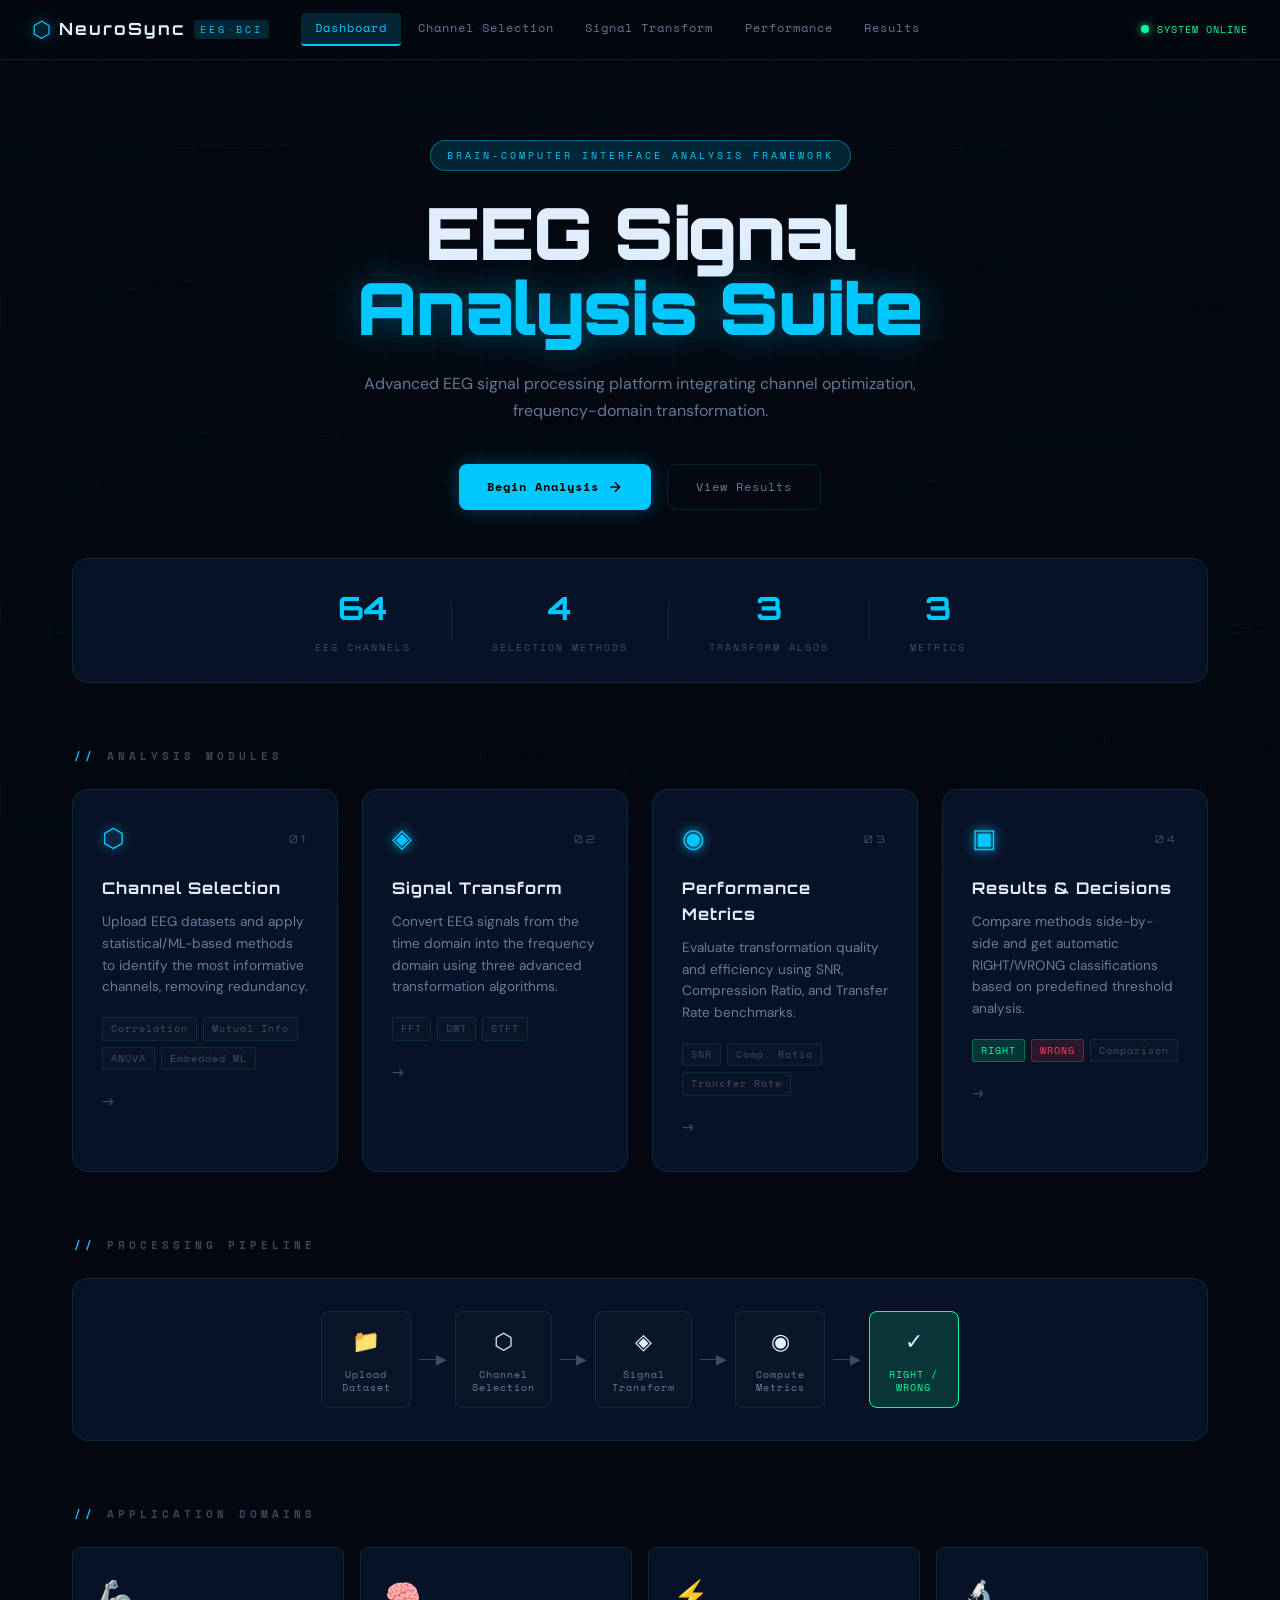
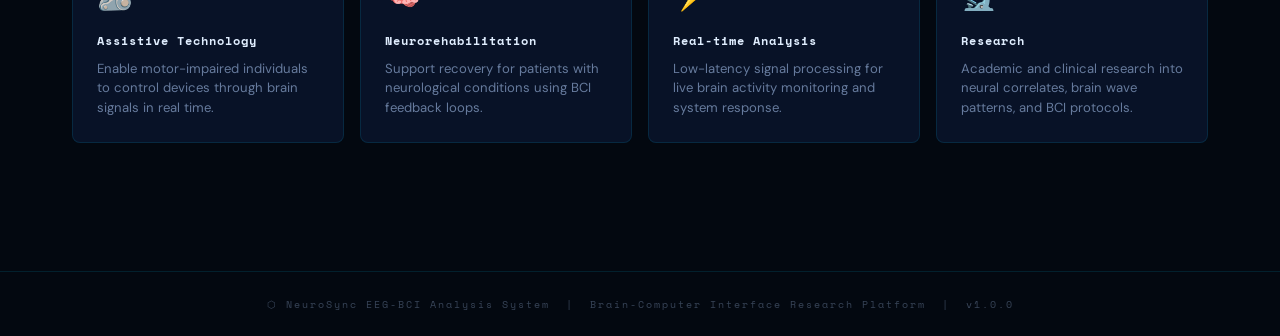
<file: index.html>
<!DOCTYPE html>
<html lang="en">
<head>
  <meta charset="UTF-8" />
  <meta name="viewport" content="width=device-width, initial-scale=1.0" />
  <title>NeuroSync — EEG BCI Analysis System</title>
  <link rel="stylesheet" href="css/main.css" />
</head>
<body>
  <div class="bg-grid"></div>
  <canvas id="brainwave-canvas"></canvas>

  <nav class="navbar">
    <div class="nav-brand">
      <span class="brand-icon">⬡</span>
      <span class="brand-name">NeuroSync</span>
      <span class="brand-sub">EEG·BCI</span>
    </div>
    <div class="nav-links">
      <a href="index.html" class="nav-link active">Dashboard</a>
      <a href="pages/channel-selection.html" class="nav-link">Channel Selection</a>
      <a href="pages/signal-transform.html" class="nav-link">Signal Transform</a>
      <a href="pages/performance.html" class="nav-link">Performance</a>
      <a href="pages/results.html" class="nav-link">Results</a>
    </div>
    <div class="nav-status">
      <span class="status-dot"></span>
      <span class="status-text">SYSTEM ONLINE</span>
    </div>
  </nav>

  <main class="dashboard">
    <section class="hero">
      <div class="hero-badge">Brain-Computer Interface Analysis Framework</div>
      <h1 class="hero-title">
        <span class="title-line">EEG Signal</span>
        <span class="title-line accent">Analysis Suite</span>
      </h1>
      <p class="hero-desc">Advanced EEG signal processing platform integrating channel optimization, frequency-domain transformation.</p>
      <div class="hero-actions">
        <a href="pages/channel-selection.html" class="btn-primary">
          <span>Begin Analysis</span>
          <svg width="16" height="16" viewBox="0 0 24 24" fill="none" stroke="currentColor" stroke-width="2"><path d="M5 12h14M12 5l7 7-7 7"/></svg>
        </a>
        <a href="pages/results.html" class="btn-ghost">View Results</a>
      </div>
    </section>

    <div class="stats-bar">
      <div class="stat-item"><span class="stat-value">64</span><span class="stat-label">EEG Channels</span></div>
      <div class="stat-divider"></div>
      <div class="stat-item"><span class="stat-value">4</span><span class="stat-label">Selection Methods</span></div>
      <div class="stat-divider"></div>
      <div class="stat-item"><span class="stat-value">3</span><span class="stat-label">Transform Algos</span></div>
      <div class="stat-divider"></div>
      <div class="stat-item"><span class="stat-value">3</span><span class="stat-label">Metrics</span></div>
    </div>

    <section class="modules">
      <h2 class="section-title">Analysis Modules</h2>
      <div class="module-grid">
        <div class="module-card" onclick="location.href='pages/channel-selection.html'">
          <div class="card-glow"></div>
          <div class="card-header"><div class="card-icon">⬡</div><span class="card-step">01</span></div>
          <h3 class="card-title">Channel Selection</h3>
          <p class="card-desc">Upload EEG datasets and apply statistical/ML-based methods to identify the most informative channels, removing redundancy.</p>
          <div class="card-methods">
            <span class="method-tag">Correlation</span>
            <span class="method-tag">Mutual Info</span>
            <span class="method-tag">ANOVA</span>
            <span class="method-tag">Embedded ML</span>
          </div>
          <div class="card-arrow">→</div>
        </div>

        <div class="module-card" onclick="location.href='pages/signal-transform.html'">
          <div class="card-glow"></div>
          <div class="card-header"><div class="card-icon">◈</div><span class="card-step">02</span></div>
          <h3 class="card-title">Signal Transform</h3>
          <p class="card-desc">Convert EEG signals from the time domain into the frequency domain using three advanced transformation algorithms.</p>
          <div class="card-methods">
            <span class="method-tag">FFT</span>
            <span class="method-tag">DWT</span>
            <span class="method-tag">STFT</span>
          </div>
          <div class="card-arrow">→</div>
        </div>

        <div class="module-card" onclick="location.href='pages/performance.html'">
          <div class="card-glow"></div>
          <div class="card-header"><div class="card-icon">◉</div><span class="card-step">03</span></div>
          <h3 class="card-title">Performance Metrics</h3>
          <p class="card-desc">Evaluate transformation quality and efficiency using SNR, Compression Ratio, and Transfer Rate benchmarks.</p>
          <div class="card-methods">
            <span class="method-tag">SNR</span>
            <span class="method-tag">Comp. Ratio</span>
            <span class="method-tag">Transfer Rate</span>
          </div>
          <div class="card-arrow">→</div>
        </div>

        <div class="module-card" onclick="location.href='pages/results.html'">
          <div class="card-glow"></div>
          <div class="card-header"><div class="card-icon">▣</div><span class="card-step">04</span></div>
          <h3 class="card-title">Results & Decisions</h3>
          <p class="card-desc">Compare methods side-by-side and get automatic RIGHT/WRONG classifications based on predefined threshold analysis.</p>
          <div class="card-methods">
            <span class="method-tag right-tag">RIGHT</span>
            <span class="method-tag wrong-tag">WRONG</span>
            <span class="method-tag">Comparison</span>
          </div>
          <div class="card-arrow">→</div>
        </div>
      </div>
    </section>

    <section class="pipeline-section">
      <h2 class="section-title">Processing Pipeline</h2>
      <div class="pipeline">
        <div class="pipe-step"><div class="pipe-icon">📁</div><div class="pipe-label">Upload<br/>Dataset</div></div>
        <div class="pipe-arrow">──▶</div>
        <div class="pipe-step"><div class="pipe-icon">⬡</div><div class="pipe-label">Channel<br/>Selection</div></div>
        <div class="pipe-arrow">──▶</div>
        <div class="pipe-step"><div class="pipe-icon">◈</div><div class="pipe-label">Signal<br/>Transform</div></div>
        <div class="pipe-arrow">──▶</div>
        <div class="pipe-step"><div class="pipe-icon">◉</div><div class="pipe-label">Compute<br/>Metrics</div></div>
        <div class="pipe-arrow">──▶</div>
        <div class="pipe-step active"><div class="pipe-icon">✓</div><div class="pipe-label">RIGHT /<br/>WRONG</div></div>
      </div>
    </section>

    <section class="applications">
      <h2 class="section-title">Application Domains</h2>
      <div class="app-grid">
        <div class="app-card"><span class="app-icon">🦾</span><h4>Assistive Technology</h4><p>Enable motor-impaired individuals to control devices through brain signals in real time.</p></div>
        <div class="app-card"><span class="app-icon">🧠</span><h4>Neurorehabilitation</h4><p>Support recovery for patients with neurological conditions using BCI feedback loops.</p></div>
        <div class="app-card"><span class="app-icon">⚡</span><h4>Real-time Analysis</h4><p>Low-latency signal processing for live brain activity monitoring and system response.</p></div>
        <div class="app-card"><span class="app-icon">🔬</span><h4>Research</h4><p>Academic and clinical research into neural correlates, brain wave patterns, and BCI protocols.</p></div>
      </div>
    </section>
  </main>

  <footer class="footer">
    <div class="footer-content">
      <span>⬡ NeuroSync EEG-BCI Analysis System</span>
      <span>|</span>
      <span>Brain-Computer Interface Research Platform</span>
      <span>|</span>
      <span>v1.0.0</span>
    </div>
  </footer>

  <script src="js/main.js"></script>
  <script src="js/signal-processing.js"></script>
</body>
</html>
</file>
<file: css/main.css>
@import url('https://fonts.googleapis.com/css2?family=Space+Mono:wght@400;700&family=DM+Sans:ital,opsz,wght@0,9..40,300;0,9..40,400;0,9..40,500;0,9..40,600;1,9..40,300&family=Orbitron:wght@400;600;700;900&display=swap');

/* ── DESIGN TOKENS ── */
:root {
  --bg: #030810;
  --bg2: #060f1e;
  --bg3: #0a1628;
  --surface: rgba(10, 22, 45, 0.8);
  --surface2: rgba(15, 30, 58, 0.9);
  --border: rgba(0, 200, 255, 0.12);
  --border-active: rgba(0, 200, 255, 0.4);
  --cyan: #00c8ff;
  --cyan-dim: rgba(0, 200, 255, 0.15);
  --cyan-glow: rgba(0, 200, 255, 0.06);
  --green: #00ff9d;
  --green-dim: rgba(0, 255, 157, 0.15);
  --red: #ff3d5a;
  --red-dim: rgba(255, 61, 90, 0.15);
  --amber: #ffc400;
  --amber-dim: rgba(255, 196, 0, 0.15);
  --text: #e0eeff;
  --text-dim: rgba(180, 210, 255, 0.55);
  --text-dimmer: rgba(180, 210, 255, 0.3);
  --font-display: 'Orbitron', monospace;
  --font-mono: 'Space Mono', monospace;
  --font-body: 'DM Sans', sans-serif;
  --radius: 8px;
  --radius-lg: 16px;
  --shadow: 0 8px 40px rgba(0,0,0,0.6);
}

/* ── RESET ── */
*, *::before, *::after { box-sizing: border-box; margin: 0; padding: 0; }
html { scroll-behavior: smooth; }
body {
  background: var(--bg);
  color: var(--text);
  font-family: var(--font-body);
  font-size: 15px;
  line-height: 1.6;
  min-height: 100vh;
  overflow-x: hidden;
}

/* ── BACKGROUND ── */
.bg-grid {
  position: fixed; inset: 0; z-index: 0;
  background-image:
    linear-gradient(rgba(0,200,255,0.03) 1px, transparent 1px),
    linear-gradient(90deg, rgba(0,200,255,0.03) 1px, transparent 1px);
  background-size: 48px 48px;
  pointer-events: none;
}
#brainwave-canvas {
  position: fixed; inset: 0; z-index: 0;
  opacity: 0.35;
  pointer-events: none;
}

/* ── NAVBAR ── */
.navbar {
  position: sticky; top: 0; z-index: 100;
  display: flex; align-items: center; gap: 2rem;
  padding: 0 2rem;
  height: 60px;
  background: rgba(3, 8, 16, 0.85);
  backdrop-filter: blur(20px);
  border-bottom: 1px solid var(--border);
}
.nav-brand {
  display: flex; align-items: center; gap: 8px;
  text-decoration: none; flex-shrink: 0;
}
.brand-icon { font-size: 1.4rem; color: var(--cyan); filter: drop-shadow(0 0 6px var(--cyan)); }
.brand-name { font-family: var(--font-display); font-size: 1.05rem; font-weight: 700; color: var(--text); letter-spacing: 2px; }
.brand-sub { font-family: var(--font-mono); font-size: 0.6rem; color: var(--cyan); letter-spacing: 3px; background: var(--cyan-dim); padding: 2px 6px; border-radius: 3px; }

.nav-links { display: flex; gap: 0.2rem; flex: 1; }
.nav-link {
  padding: 6px 14px;
  border-radius: 4px;
  font-family: var(--font-mono); font-size: 0.72rem; letter-spacing: 1px;
  color: var(--text-dim);
  text-decoration: none;
  transition: all 0.2s;
  white-space: nowrap;
}
.nav-link:hover { color: var(--cyan); background: var(--cyan-dim); }
.nav-link.active { color: var(--cyan); background: var(--cyan-dim); border-bottom: 2px solid var(--cyan); }

.nav-status { display: flex; align-items: center; gap: 8px; flex-shrink: 0; }
.status-dot {
  width: 8px; height: 8px; border-radius: 50%;
  background: var(--green);
  box-shadow: 0 0 8px var(--green);
  animation: pulse-dot 2s infinite;
}
@keyframes pulse-dot { 0%,100%{opacity:1} 50%{opacity:0.4} }
.status-text { font-family: var(--font-mono); font-size: 0.65rem; color: var(--green); letter-spacing: 1px; }

/* ── MAIN LAYOUT ── */
main, .dashboard { position: relative; z-index: 1; max-width: 1200px; margin: 0 auto; padding: 0 2rem 4rem; }

/* ── HERO ── */
.hero { padding: 5rem 0 3rem; text-align: center; }
.hero-badge {
  display: inline-block;
  font-family: var(--font-mono); font-size: 0.65rem; letter-spacing: 3px; text-transform: uppercase;
  color: var(--cyan); background: var(--cyan-dim); border: 1px solid var(--border-active);
  padding: 6px 16px; border-radius: 100px; margin-bottom: 1.5rem;
}
.hero-title {
  font-family: var(--font-display); font-size: clamp(2.5rem, 6vw, 4.5rem);
  font-weight: 900; line-height: 1.05; letter-spacing: -1px;
  margin-bottom: 1.5rem;
}
.title-line { display: block; }
.title-line.accent { color: var(--cyan); text-shadow: 0 0 40px rgba(0,200,255,0.4); }
.hero-desc { max-width: 620px; margin: 0 auto 2.5rem; color: var(--text-dim); font-size: 1rem; line-height: 1.7; }
.hero-actions { display: flex; gap: 1rem; justify-content: center; flex-wrap: wrap; }

/* ── BUTTONS ── */
.btn-primary {
  display: inline-flex; align-items: center; gap: 8px;
  padding: 12px 28px; border-radius: var(--radius);
  background: var(--cyan); color: #000;
  font-family: var(--font-mono); font-size: 0.78rem; font-weight: 700; letter-spacing: 1px;
  text-decoration: none; border: none; cursor: pointer;
  transition: all 0.2s;
  box-shadow: 0 0 20px rgba(0,200,255,0.3);
}
.btn-primary:hover { background: #33d4ff; box-shadow: 0 0 30px rgba(0,200,255,0.5); transform: translateY(-1px); }
.btn-ghost {
  display: inline-flex; align-items: center; gap: 8px;
  padding: 12px 28px; border-radius: var(--radius);
  background: transparent; color: var(--text-dim);
  font-family: var(--font-mono); font-size: 0.78rem; letter-spacing: 1px;
  text-decoration: none; border: 1px solid var(--border);
  cursor: pointer; transition: all 0.2s;
}
.btn-ghost:hover { border-color: var(--border-active); color: var(--cyan); background: var(--cyan-dim); }
.btn-secondary {
  display: inline-flex; align-items: center; gap: 8px;
  padding: 10px 22px; border-radius: var(--radius);
  background: var(--surface2); color: var(--text-dim);
  font-family: var(--font-mono); font-size: 0.75rem; letter-spacing: 1px;
  text-decoration: none; border: 1px solid var(--border);
  cursor: pointer; transition: all 0.2s;
}
.btn-secondary:hover { border-color: var(--border-active); color: var(--cyan); }

/* ── STATS BAR ── */
.stats-bar {
  display: flex; align-items: center; justify-content: center; gap: 0; flex-wrap: wrap;
  background: var(--surface); border: 1px solid var(--border); border-radius: var(--radius-lg);
  padding: 1.5rem 2rem; margin-bottom: 4rem;
}
.stat-item { text-align: center; padding: 0 2.5rem; }
.stat-value { display: block; font-family: var(--font-display); font-size: 2rem; color: var(--cyan); font-weight: 700; }
.stat-label { font-family: var(--font-mono); font-size: 0.62rem; letter-spacing: 2px; color: var(--text-dimmer); text-transform: uppercase; }
.stat-divider { width: 1px; height: 40px; background: var(--border); }

/* ── SECTION TITLE ── */
.section-title {
  font-family: var(--font-mono); font-size: 0.7rem; letter-spacing: 4px;
  text-transform: uppercase; color: var(--text-dimmer);
  margin-bottom: 1.5rem; padding-left: 2px;
}
.section-title::before { content: '// '; color: var(--cyan); }

/* ── MODULE GRID ── */
.modules { margin-bottom: 4rem; }
.module-grid { display: grid; grid-template-columns: repeat(auto-fit, minmax(260px, 1fr)); gap: 1.5rem; }

.module-card {
  position: relative; overflow: hidden;
  background: var(--surface); border: 1px solid var(--border);
  border-radius: var(--radius-lg); padding: 1.8rem;
  cursor: pointer; transition: all 0.3s;
}
.module-card:hover { border-color: var(--border-active); transform: translateY(-4px); box-shadow: 0 16px 50px rgba(0,0,0,0.5), 0 0 30px rgba(0,200,255,0.08); }
.module-card:hover .card-glow { opacity: 1; }
.card-glow {
  position: absolute; inset: 0; opacity: 0;
  background: radial-gradient(ellipse at 50% 0%, rgba(0,200,255,0.07), transparent 60%);
  transition: opacity 0.3s;
}
.card-header { display: flex; align-items: center; justify-content: space-between; margin-bottom: 1rem; }
.card-icon { font-size: 1.6rem; color: var(--cyan); filter: drop-shadow(0 0 6px var(--cyan)); }
.card-step { font-family: var(--font-display); font-size: 0.65rem; color: var(--text-dimmer); letter-spacing: 3px; }
.card-title { font-family: var(--font-display); font-size: 1rem; font-weight: 700; color: var(--text); margin-bottom: 0.6rem; letter-spacing: 1px; }
.card-desc { font-size: 0.85rem; color: var(--text-dim); margin-bottom: 1.2rem; line-height: 1.6; }
.card-methods { display: flex; flex-wrap: wrap; gap: 6px; margin-bottom: 1rem; }
.method-tag {
  font-family: var(--font-mono); font-size: 0.6rem; letter-spacing: 1px;
  padding: 3px 8px; border-radius: 3px;
  background: var(--bg3); border: 1px solid var(--border); color: var(--text-dimmer);
}
.method-tag.right-tag { background: var(--green-dim); border-color: rgba(0,255,157,0.3); color: var(--green); }
.method-tag.wrong-tag { background: var(--red-dim); border-color: rgba(255,61,90,0.3); color: var(--red); }
.card-arrow { font-family: var(--font-mono); color: var(--text-dimmer); font-size: 1.2rem; transition: all 0.2s; }
.module-card:hover .card-arrow { color: var(--cyan); transform: translateX(4px); }

/* ── PIPELINE ── */
.pipeline-section { margin-bottom: 4rem; }
.pipeline {
  display: flex; align-items: center; justify-content: center; flex-wrap: wrap; gap: 0.5rem;
  background: var(--surface); border: 1px solid var(--border); border-radius: var(--radius-lg);
  padding: 2rem;
}
.pipe-step {
  display: flex; flex-direction: column; align-items: center; gap: 8px;
  padding: 12px 16px; border-radius: var(--radius);
  border: 1px solid var(--border); background: var(--bg3);
  min-width: 90px; text-align: center; transition: all 0.2s;
}
.pipe-step.active { border-color: var(--green); background: var(--green-dim); }
.pipe-icon { font-size: 1.4rem; }
.pipe-label { font-family: var(--font-mono); font-size: 0.6rem; letter-spacing: 1px; color: var(--text-dim); line-height: 1.4; }
.pipe-step.active .pipe-label { color: var(--green); }
.pipe-arrow { font-family: var(--font-mono); color: var(--text-dimmer); font-size: 0.85rem; }

/* ── APPLICATIONS ── */
.applications { margin-bottom: 4rem; }
.app-grid { display: grid; grid-template-columns: repeat(auto-fit, minmax(220px, 1fr)); gap: 1rem; }
.app-card {
  background: var(--surface); border: 1px solid var(--border); border-radius: var(--radius);
  padding: 1.5rem; transition: all 0.2s;
}
.app-card:hover { border-color: var(--border-active); }
.app-icon { font-size: 1.8rem; display: block; margin-bottom: 0.8rem; }
.app-card h4 { font-family: var(--font-mono); font-size: 0.78rem; letter-spacing: 1px; color: var(--text); margin-bottom: 0.5rem; }
.app-card p { font-size: 0.82rem; color: var(--text-dim); line-height: 1.5; }

/* ── FOOTER ── */
.footer {
  position: relative; z-index: 1;
  border-top: 1px solid var(--border);
  padding: 1.5rem 2rem;
  text-align: center;
}
.footer-content { font-family: var(--font-mono); font-size: 0.65rem; letter-spacing: 2px; color: var(--text-dimmer); display: flex; gap: 1rem; justify-content: center; flex-wrap: wrap; }

/* ── PAGE HERO (inner pages) ── */
.page-hero {
  padding: 3rem 0 2rem;
  border-bottom: 1px solid var(--border);
  margin-bottom: 2.5rem;
}
.page-breadcrumb {
  font-family: var(--font-mono); font-size: 0.65rem; letter-spacing: 2px;
  color: var(--text-dimmer); margin-bottom: 1rem;
}
.page-breadcrumb a { color: var(--cyan); text-decoration: none; }
.page-breadcrumb a:hover { text-decoration: underline; }
.page-title { font-family: var(--font-display); font-size: clamp(1.8rem, 4vw, 2.8rem); font-weight: 900; color: var(--text); letter-spacing: 1px; margin-bottom: 0.5rem; }
.page-title span { color: var(--cyan); }
.page-subtitle { color: var(--text-dim); font-size: 0.95rem; max-width: 600px; }

/* ── PANELS / CARDS ── */
.panel {
  background: var(--surface); border: 1px solid var(--border); border-radius: var(--radius-lg);
  padding: 1.8rem; margin-bottom: 1.5rem;
}
.panel-title {
  font-family: var(--font-mono); font-size: 0.7rem; letter-spacing: 3px;
  color: var(--cyan); text-transform: uppercase; margin-bottom: 1.2rem;
  display: flex; align-items: center; gap: 8px;
}
.panel-title::before { content: ''; display: block; width: 3px; height: 14px; background: var(--cyan); border-radius: 2px; }

/* ── FORM ELEMENTS ── */
.form-group { margin-bottom: 1.2rem; }
.form-label { display: block; font-family: var(--font-mono); font-size: 0.65rem; letter-spacing: 2px; color: var(--text-dimmer); text-transform: uppercase; margin-bottom: 6px; }
.form-select, .form-input {
  width: 100%;
  background: var(--bg3); border: 1px solid var(--border); border-radius: var(--radius);
  color: var(--text); padding: 10px 14px;
  font-family: var(--font-mono); font-size: 0.78rem;
  appearance: none; outline: none; transition: border-color 0.2s;
}
.form-select:focus, .form-input:focus { border-color: var(--border-active); }
.form-select option { background: var(--bg3); }

/* ── FILE UPLOAD ── */
.upload-zone {
  border: 2px dashed var(--border); border-radius: var(--radius-lg);
  padding: 3rem 2rem; text-align: center; cursor: pointer;
  transition: all 0.3s; background: var(--bg3);
}
.upload-zone:hover, .upload-zone.drag-over { border-color: var(--cyan); background: var(--cyan-dim); }
.upload-icon { font-size: 2.5rem; margin-bottom: 0.8rem; display: block; }
.upload-title { font-family: var(--font-mono); font-size: 0.85rem; color: var(--text); margin-bottom: 0.4rem; }
.upload-sub { font-size: 0.78rem; color: var(--text-dimmer); }

/* ── CHART CONTAINER ── */
.chart-wrap {
  background: var(--bg3); border: 1px solid var(--border); border-radius: var(--radius);
  padding: 1rem; position: relative;
}
.chart-title { font-family: var(--font-mono); font-size: 0.65rem; letter-spacing: 2px; color: var(--text-dimmer); margin-bottom: 0.8rem; text-transform: uppercase; }

/* ── TABLE ── */
.data-table { width: 100%; border-collapse: collapse; }
.data-table th {
  font-family: var(--font-mono); font-size: 0.62rem; letter-spacing: 2px;
  text-transform: uppercase; color: var(--text-dimmer);
  padding: 10px 12px; border-bottom: 1px solid var(--border); text-align: left;
}
.data-table td { padding: 10px 12px; border-bottom: 1px solid rgba(0,200,255,0.05); font-size: 0.82rem; color: var(--text-dim); }
.data-table tr:hover td { background: var(--cyan-glow); color: var(--text); }
.data-table tr.best td { color: var(--green); }

/* ── BADGES ── */
.badge {
  display: inline-block; padding: 3px 10px; border-radius: 100px;
  font-family: var(--font-mono); font-size: 0.6rem; letter-spacing: 1px; font-weight: 700;
}
.badge-right { background: var(--green-dim); color: var(--green); border: 1px solid rgba(0,255,157,0.3); }
.badge-wrong { background: var(--red-dim); color: var(--red); border: 1px solid rgba(255,61,90,0.3); }
.badge-cyan { background: var(--cyan-dim); color: var(--cyan); border: 1px solid rgba(0,200,255,0.3); }
.badge-amber { background: var(--amber-dim); color: var(--amber); border: 1px solid rgba(255,196,0,0.3); }

/* ── GRID LAYOUTS ── */
.grid-2 { display: grid; grid-template-columns: repeat(auto-fit, minmax(300px, 1fr)); gap: 1.5rem; }
.grid-3 { display: grid; grid-template-columns: repeat(auto-fit, minmax(220px, 1fr)); gap: 1.5rem; }

/* ── METRIC CARD ── */
.metric-card {
  background: var(--surface); border: 1px solid var(--border); border-radius: var(--radius-lg);
  padding: 1.5rem; text-align: center;
}
.metric-value { font-family: var(--font-display); font-size: 2.2rem; color: var(--cyan); font-weight: 700; display: block; }
.metric-label { font-family: var(--font-mono); font-size: 0.65rem; letter-spacing: 2px; color: var(--text-dimmer); text-transform: uppercase; margin-top: 4px; display: block; }
.metric-status { margin-top: 8px; }

/* ── PROGRESS BAR ── */
.progress-wrap { background: var(--bg3); border-radius: 100px; height: 6px; overflow: hidden; margin-top: 4px; }
.progress-bar { height: 100%; border-radius: 100px; background: var(--cyan); transition: width 1s ease; }
.progress-bar.green { background: var(--green); }
.progress-bar.amber { background: var(--amber); }
.progress-bar.red { background: var(--red); }

/* ── CHANNEL GRID (head map) ── */
.head-map-wrap { position: relative; width: 280px; height: 280px; margin: 0 auto; }
.head-map-svg { width: 100%; height: 100%; }

/* ── TABS ── */
.tabs { display: flex; gap: 4px; margin-bottom: 1.5rem; background: var(--bg3); border-radius: var(--radius); padding: 4px; border: 1px solid var(--border); width: fit-content; }
.tab-btn {
  padding: 8px 18px; border-radius: 6px; border: none; cursor: pointer;
  font-family: var(--font-mono); font-size: 0.68rem; letter-spacing: 1px;
  background: transparent; color: var(--text-dimmer); transition: all 0.2s;
}
.tab-btn.active { background: var(--cyan-dim); color: var(--cyan); border: 1px solid var(--border-active); }
.tab-content { display: none; }
.tab-content.active { display: block; }

/* ── CHANNEL TAGS ── */
.channel-tags { display: flex; flex-wrap: wrap; gap: 6px; }
.ch-tag {
  font-family: var(--font-mono); font-size: 0.62rem; letter-spacing: 1px;
  padding: 4px 10px; border-radius: 4px;
  background: var(--bg3); border: 1px solid var(--border); color: var(--text-dimmer);
  cursor: pointer; transition: all 0.15s;
}
.ch-tag.selected { background: var(--cyan-dim); border-color: var(--border-active); color: var(--cyan); }
.ch-tag.best { background: var(--green-dim); border-color: rgba(0,255,157,0.3); color: var(--green); }

/* ── DECISION BOX ── */
.decision-box {
  border-radius: var(--radius-lg); padding: 2rem; text-align: center; margin-top: 1.5rem;
}
.decision-box.right { background: var(--green-dim); border: 2px solid rgba(0,255,157,0.3); }
.decision-box.wrong { background: var(--red-dim); border: 2px solid rgba(255,61,90,0.3); }
.decision-icon { font-size: 3rem; display: block; margin-bottom: 0.8rem; }
.decision-label { font-family: var(--font-display); font-size: 2rem; font-weight: 900; }
.decision-box.right .decision-label { color: var(--green); }
.decision-box.wrong .decision-label { color: var(--red); }
.decision-sub { font-size: 0.85rem; color: var(--text-dim); margin-top: 6px; }

/* ── SCROLLBAR ── */
::-webkit-scrollbar { width: 6px; }
::-webkit-scrollbar-track { background: var(--bg); }
::-webkit-scrollbar-thumb { background: var(--border); border-radius: 3px; }
::-webkit-scrollbar-thumb:hover { background: var(--border-active); }

/* ── LOADING SPINNER ── */
.spinner { width: 24px; height: 24px; border: 2px solid var(--border); border-top-color: var(--cyan); border-radius: 50%; animation: spin 0.8s linear infinite; display: inline-block; }
@keyframes spin { to { transform: rotate(360deg); } }

/* ── UTILS ── */
.text-cyan { color: var(--cyan); }
.text-green { color: var(--green); }
.text-red { color: var(--red); }
.text-dim { color: var(--text-dim); }
.text-mono { font-family: var(--font-mono); }
.mb-1 { margin-bottom: 0.5rem; }
.mb-2 { margin-bottom: 1rem; }
.mb-3 { margin-bottom: 1.5rem; }
.flex { display: flex; }
.items-center { align-items: center; }
.justify-between { justify-content: space-between; }
.gap-1 { gap: 0.5rem; }
.gap-2 { gap: 1rem; }
.flex-wrap { flex-wrap: wrap; }

/* ── RESPONSIVE ── */
@media (max-width: 768px) {
  .navbar { padding: 0 1rem; gap: 1rem; }
  .nav-links { display: none; }
  main, .dashboard { padding: 0 1rem 3rem; }
  .stat-item { padding: 0 1rem; }
  .stat-divider { display: none; }
  .pipeline { flex-direction: column; }
  .pipe-arrow { transform: rotate(90deg); }
}
</file>
